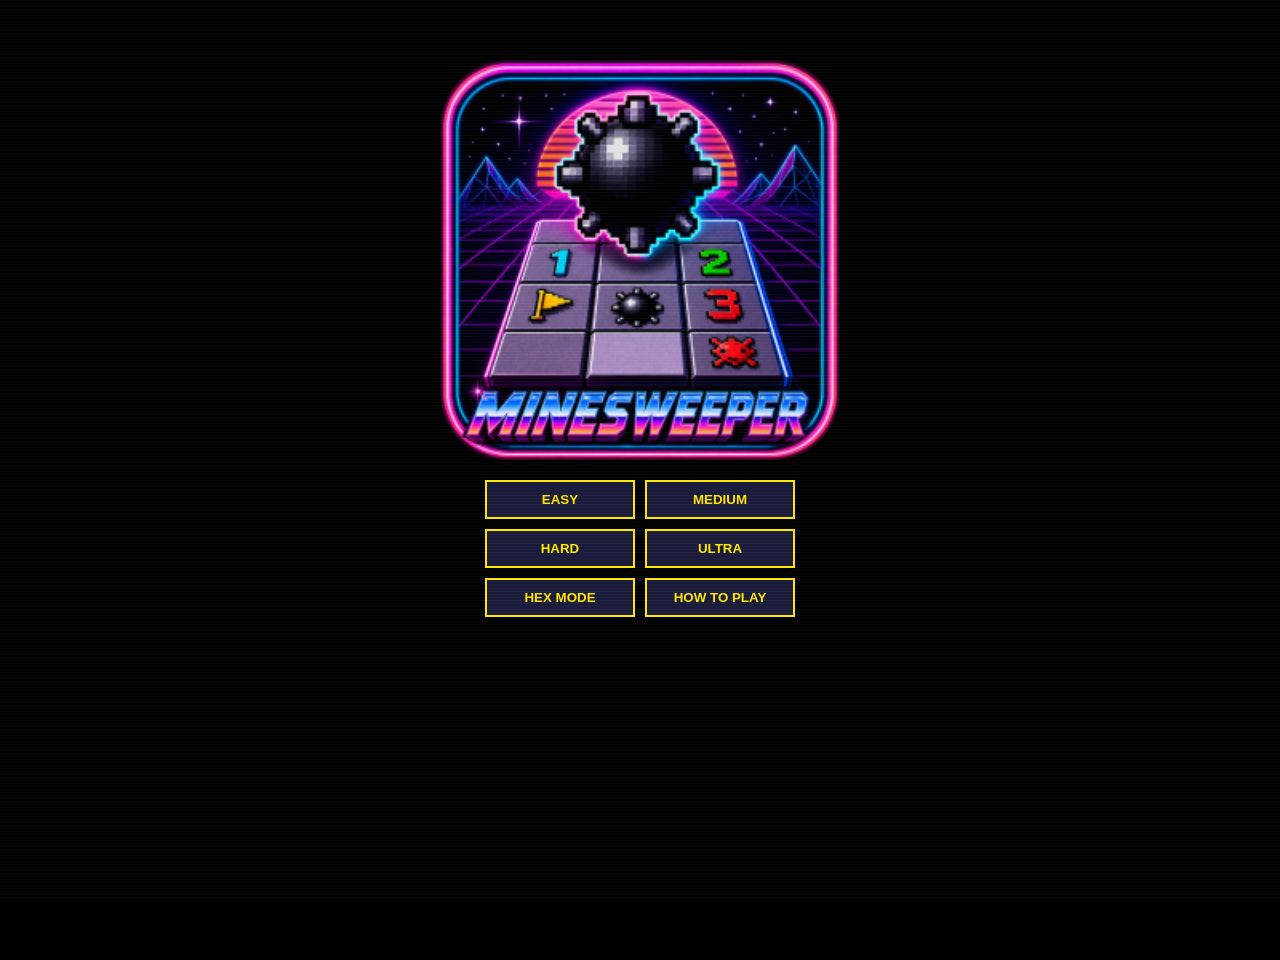
<file: index.html>
<!DOCTYPE html>
<html lang="en">
<head>
  <meta charset="UTF-8">
  <meta name="viewport" content="width=device-width, initial-scale=1.0, viewport-fit=cover">
  <title>Retro Minesweeper 1985</title>
  <link rel="stylesheet" href="styles.css">
  <link rel="manifest" href="manifest.json">
  <meta name="theme-color" content="#000000">
  <link rel="icon" type="image/png" href="icons/icon-192.png">
</head>
<body>

<!-- MENU -->
<div id="menu" class="screen active">
  <img src="titleScreen.png" class="title-img">

  <div class="menu-buttons">
    <button onclick="startGame('easy')">EASY</button>
    <button onclick="startGame('medium')">MEDIUM</button>
    <button onclick="startGame('hard')">HARD</button>
    <button onclick="startGame('ultra')">ULTRA</button>
    <button onclick="switchToHexagonMode()">HEX MODE</button>
    <button onclick="showHowTo()">HOW TO PLAY</button>
  </div>
</div>

<!-- GAME -->
<div id="game" class="screen">
  <div id="status">
    <img src="title.png" alt="Retro Minesweeper" class="status-title">
    <button id="smiley" class="smiley" onclick="restartGame()" aria-label="Restart game">😃</button>
  </div>
  <div id="board"></div>
</div>
<!-- Instructions -->
<div id="helpOverlay" class="overlay hidden">
  <div style="font-size:16px; max-width:400px; color:#ffe600;">
    <h3>HOW TO PLAY</h3>

    <p>
      • Click a tile to reveal it<br>
      • Numbers show nearby mines<br>
      • Long press or rt-click to flag<br>
      • Avoid mines<br>
      • Flag all the mines!
    </p>

    <button onclick="closeHelp()">OK</button>
  </div>
</div>
<!-- GAME OVER OVERLAY -->

<div id="overlay" class="overlay hidden"></div>

<script src="script.js"></script>
</body>
</html>
</file>
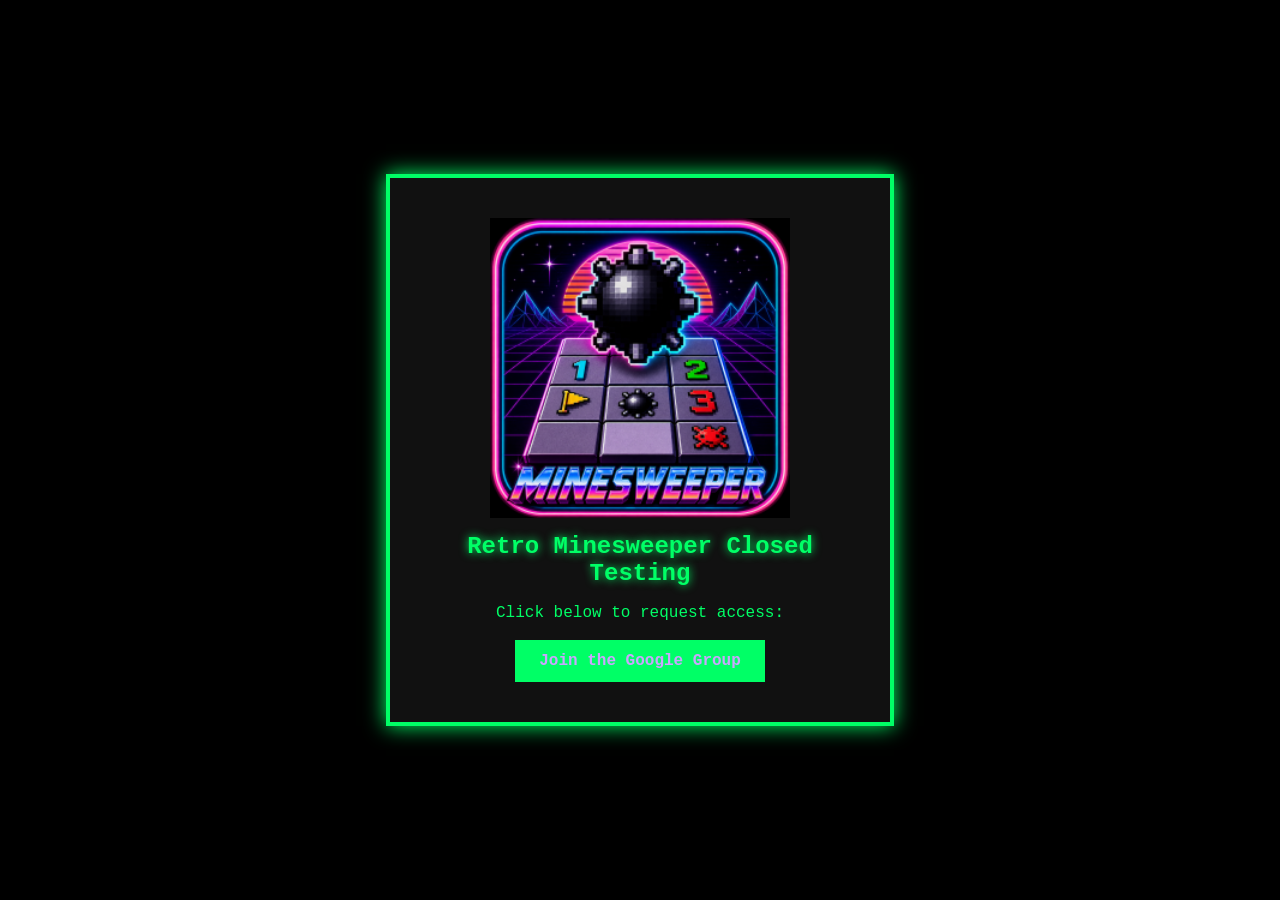
<file: signup/index.html>
<!doctype html>
<html lang="en">

<head>
  <meta charset="UTF-8">
  <meta name="viewport" content="width=device-width, initial-scale=1.0">

  <title>Retro Minesweeper 1985</title>
  <link rel="stylesheet" href="styles.css">
  <link rel="manifest" href="manifest.json">
  <meta name="theme-color" content="#000000">
</head>

<body>

  <div class="container">

    <img src="titleScreen.png" class="title-img" alt="Retro Minesweeper">

    <h1>Retro Minesweeper Closed Testing</h1>

    <p>Click below to request access:</p>

    <a href="https://groups.google.com/g/retro-minesweeper-closed-testing"
       target="_blank">
      Join the Google Group
    </a>

  </div>

</body>
</html>
</file>
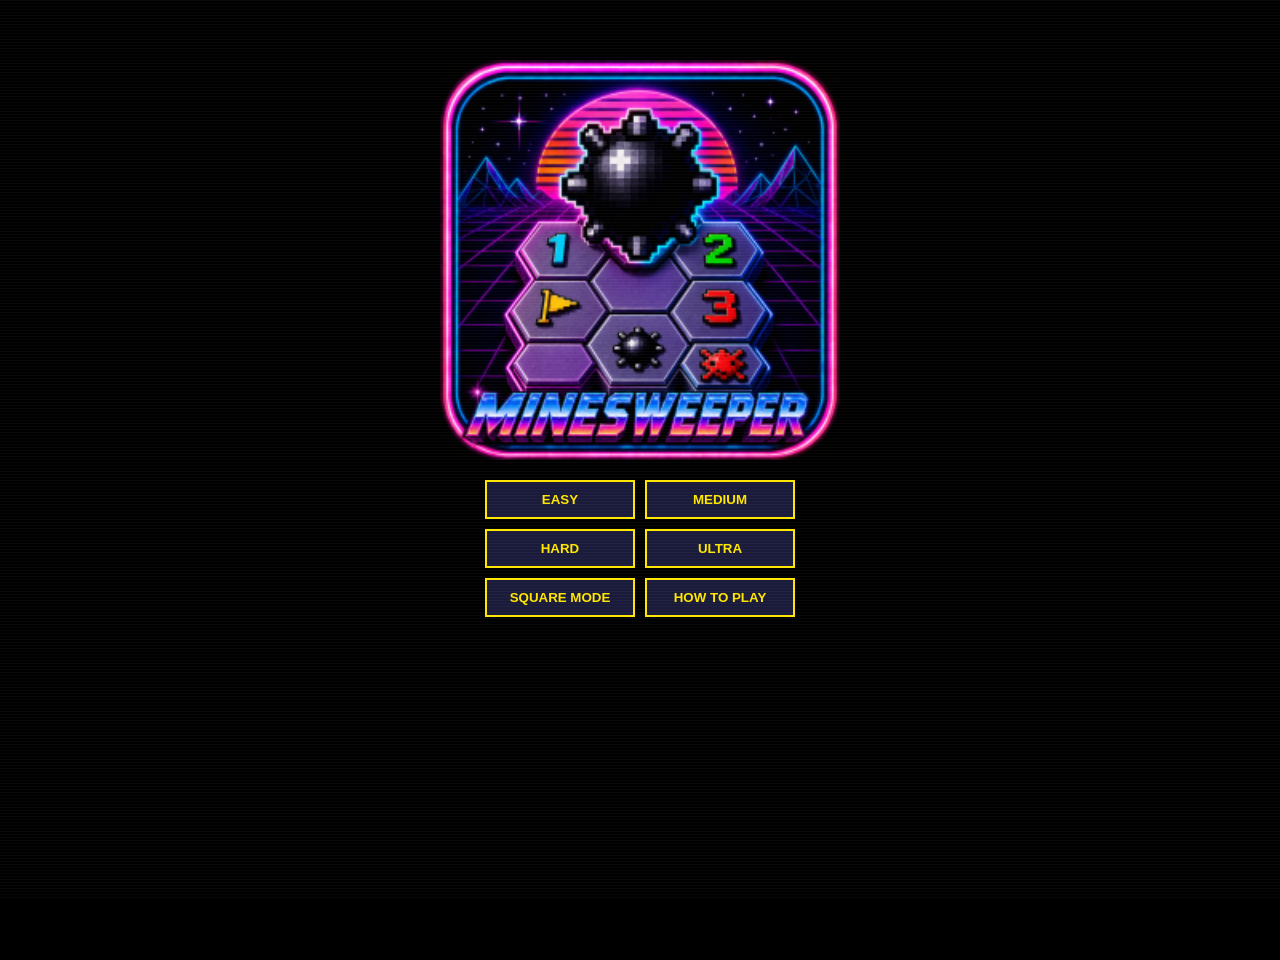
<file: hexagon.html>
<!DOCTYPE html>
<html lang="en">
<head>
  <meta charset="UTF-8">
  <meta name="viewport" content="width=device-width, initial-scale=1.0, viewport-fit=cover">
  <title>Retro Minesweeper - Hexagon Mode</title>
  <link rel="stylesheet" href="hexagon.css">
  <link rel="manifest" href="manifest.json">
  <meta name="theme-color" content="#000000">
  <link rel="icon" type="image/png" href="icons/icon-192.png">
</head>
<body>

<!-- MENU -->
<div id="menu" class="screen active">
  <img src="titleScreenHex.png" class="title-img">

  <div class="menu-buttons">
    <button onclick="startGame('easy')">EASY</button>
    <button onclick="startGame('medium')">MEDIUM</button>
    <button onclick="startGame('hard')">HARD</button>
    <button onclick="startGame('ultra')">ULTRA</button>
    <button onclick="switchToSquareMode()">SQUARE MODE</button>
    <button onclick="showHowTo()">HOW TO PLAY</button>
  </div>
</div>

<!-- GAME -->
<div id="game" class="screen">
  <div id="status">
    <img src="title.png" alt="Retro Minesweeper - Hexagon" class="status-title">
    <button id="smiley" class="smiley" onclick="restartGame()" aria-label="Restart game">😃</button>
  </div>
  <div id="board"></div>
</div>
<!-- Instructions -->
<div id="helpOverlay" class="overlay hidden">
  <div style="font-size:16px; max-width:400px; color:#ffe600;">
    <h3>HOW TO PLAY</h3>

    <p>
      • Click a hexagon to reveal it<br>
      • Numbers show nearby mines<br>
      • Long press or rt-click to flag<br>
      • Avoid mines<br>
      • Flag all the mines!
    </p>

    <button onclick="closeHelp()">OK</button>
  </div>
</div>
<!-- GAME OVER OVERLAY -->
<div id="overlay" class="overlay hidden"></div>

<script src="hexagon.js"></script>
</body>
</html>
</file>
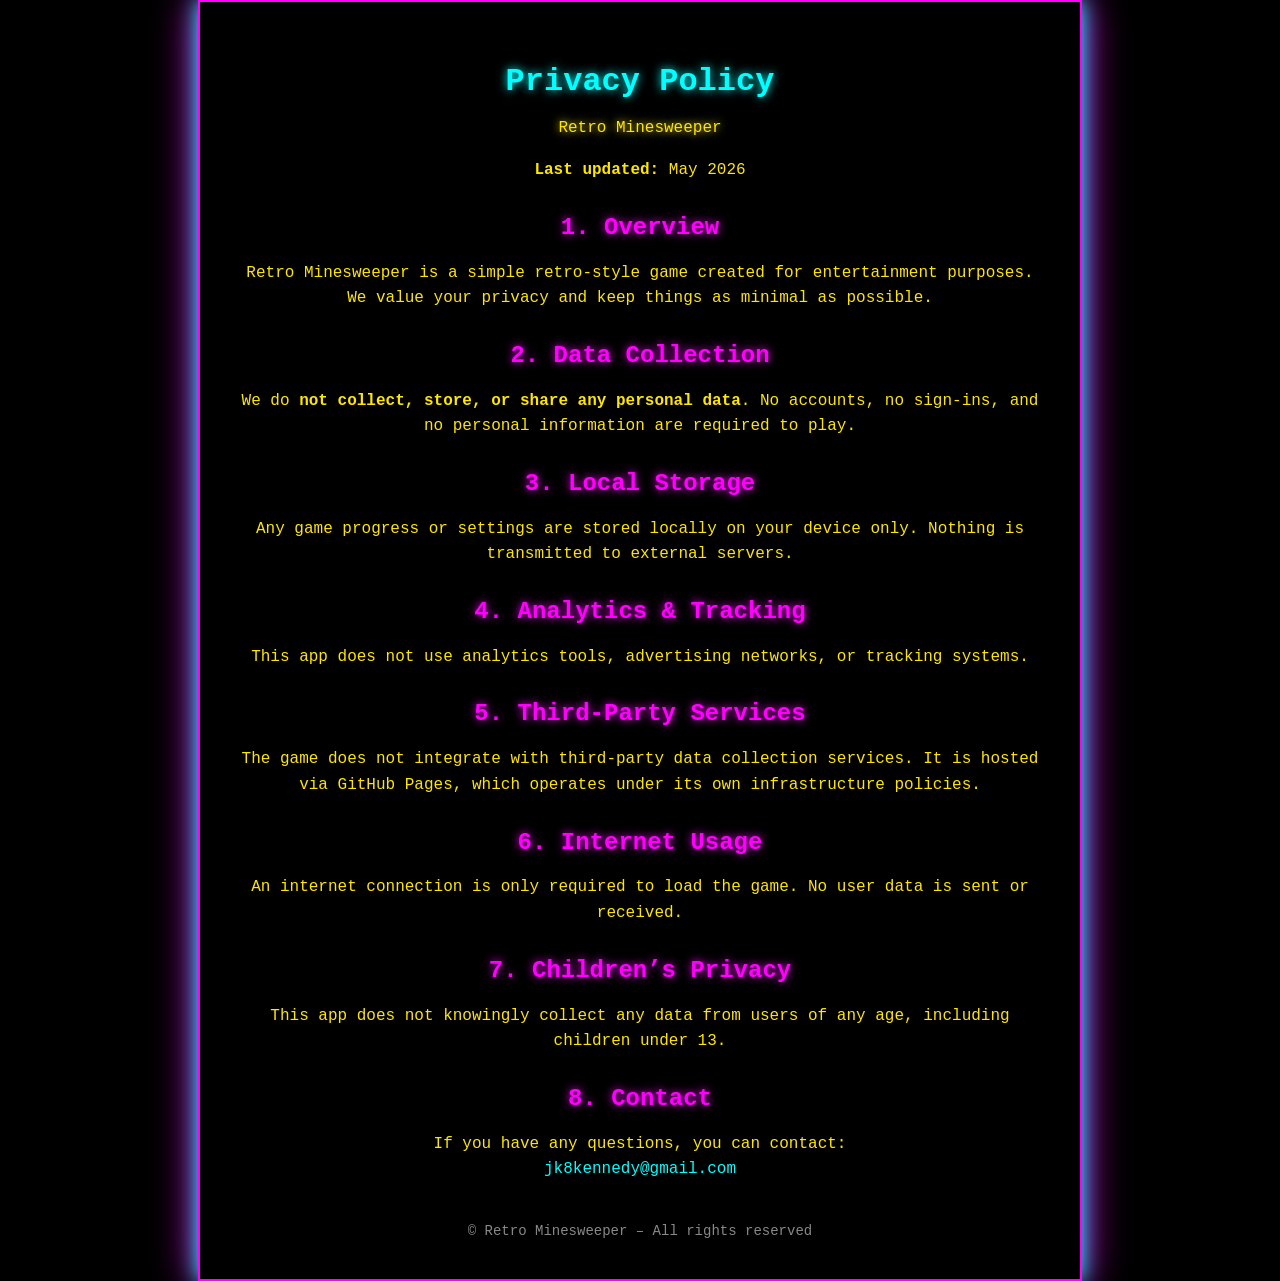
<file: privacy.html>
<!DOCTYPE html>
<html lang="en">
<head>
  <meta charset="UTF-8" />
  <meta name="viewport" content="width=device-width, initial-scale=1.0" />
  <title>Privacy Policy - Retro Minesweeper</title>
  <style>
    body {
      margin: 0;
      padding: 0;
      background: #000;
      color: #ffe600;
      font-family: 'Courier New', monospace;
      display: flex;
      justify-content: center;
      align-items: center;
      min-height: 100vh;
      text-align: center;
    }

    .container {
      max-width: 800px;
      padding: 40px;
      border: 2px solid #ff00ff;
      box-shadow: 0 0 20px #00ffff, 0 0 40px #ff00ff;
      background: rgba(0, 0, 0, 0.85);
    }

    h1 {
      color: #00ffff;
      text-shadow: 0 0 10px #00ffff;
      margin-bottom: 10px;
    }

    h2 {
      color: #ff00ff;
      margin-top: 30px;
      text-shadow: 0 0 8px #ff00ff;
    }

    p {
      line-height: 1.6;
      font-size: 16px;
    }

    .glow {
      color: #ffe600;
      text-shadow: 0 0 8px #ffe600;
    }

    a {
      color: #00ffff;
      text-decoration: none;
    }

    a:hover {
      text-shadow: 0 0 10px #00ffff;
    }

    .footer {
      margin-top: 40px;
      font-size: 14px;
      color: #888;
    }
  </style>
</head>
<body>

  <div class="container">
    <h1>Privacy Policy</h1>
    <p class="glow">Retro Minesweeper</p>
    <p><strong>Last updated:</strong> May 2026</p>

    <h2>1. Overview</h2>
    <p>
      Retro Minesweeper is a simple retro-style game created for entertainment purposes.
      We value your privacy and keep things as minimal as possible.
    </p>

    <h2>2. Data Collection</h2>
    <p>
      We do <strong>not collect, store, or share any personal data</strong>.
      No accounts, no sign-ins, and no personal information are required to play.
    </p>

    <h2>3. Local Storage</h2>
    <p>
      Any game progress or settings are stored locally on your device only.
      Nothing is transmitted to external servers.
    </p>

    <h2>4. Analytics & Tracking</h2>
    <p>
      This app does not use analytics tools, advertising networks, or tracking systems.
    </p>

    <h2>5. Third-Party Services</h2>
    <p>
      The game does not integrate with third-party data collection services.
      It is hosted via GitHub Pages, which operates under its own infrastructure policies.
    </p>

    <h2>6. Internet Usage</h2>
    <p>
      An internet connection is only required to load the game.
      No user data is sent or received.
    </p>

    <h2>7. Children’s Privacy</h2>
    <p>
      This app does not knowingly collect any data from users of any age, including children under 13.
    </p>

    <h2>8. Contact</h2>
    <p>
      If you have any questions, you can contact:
      <br />
      <a href="mailto:jk8kennedy@gmail.com">jk8kennedy@gmail.com</a>
    </p>

    <div class="footer">
      © Retro Minesweeper – All rights reserved
    </div>
  </div>

</body>
</html>
</file>
<file: styles.css>
body {
  margin: 0;
  font-family: Courier, monospace;
  background: #000000;
  color: #ffe600;
  min-height: 100svh;
}

/* SCREEN SYSTEM */
.screen {
  display: none;
  min-height: 100svh;
  width: 100vw;

  flex-direction: column;
  justify-content: center;
  align-items: center;

  text-align: center;
}

.screen.active {
  display: flex;
}
html {
  -webkit-text-size-adjust: 100%;
  text-size-adjust: 100%;
}
#menu {
  justify-content: flex-start;
  padding-top: 60px;
}

/* SPLASH IMAGE */
.title-img {
  width: min(90vw, 400px);
  margin-bottom: 20px;
}

/* MENU BUTTONS */
.menu-buttons {
  display: flex;
  flex-wrap: wrap;
  justify-content: center;
  gap: 10px;
  max-width: 340px;
}

.menu-buttons button {
  width: 150px;
  padding: 10px;
  font-weight: bold;
  background: #1a1a3a;
  color: #ffe600;
  border: 2px solid #ffe600;
  cursor: pointer;
}

.menu-buttons button:hover {
  background: #ffe600;
  color: #0b0b1a;
}

/* GAME UI */
#game {
  justify-content: flex-start;
  padding-top: 24px;
}

#status {
  margin-bottom: 10px;
  font-size: 18px;
  display: flex;
  flex-direction: column;
  align-items: center;
  gap: 12px;
  position: relative;
  z-index: 1001;
}

.status-title {
  width: min(80vw, 280px);
  max-width: 300px;
}

#board {
  display: grid;
  gap: 2px;
  justify-content: center;
  width: min(95vw, 500px);
  max-height: calc(100vh - 180px);
  overflow: auto;
  margin-bottom: 10px;
  overscroll-behavior: contain;
  -webkit-overflow-scrolling: touch;
}

.smiley {
  width: 56px;
  height: 56px;
  border-radius: 16px;
  background: #12122a;
  color: #ffe600;
  font-size: 28px;
  cursor: pointer;
  appearance: none;
  -webkit-appearance: none;
  outline: none;
  border: 2px solid #ffe600;
  background-clip: padding-box;
  display: inline-flex;
  justify-content: center;
  align-items: center;
  box-shadow:
    inset 0 0 0 2px rgba(0,0,0,0.2),
    0 0 0 4px #000,
    6px 0 0 0 #000,
    -6px 0 0 0 #000,
    0 6px 0 0 #000,
    0 -6px 0 0 #000,
    6px 6px 0 0 #000,
    -6px -6px 0 0 #000,
    6px -6px 0 0 #000,
    -6px 6px 0 0 #000;
  transition: transform 0.15s ease, background 0.2s ease;
}

.smiley:focus {
  outline: none;
}

.smiley:focus-visible {
  outline: none;
}

.smiley:hover {
  transform: scale(1.05);
}

.smiley.surprised {
  background: #12122a;
}


.smiley.win {
  background: #39ff14;
}

.smiley.dead {
  background: #ff4c4c;
  color: #ffffff;
}

/* CELLS */
.cell {
  aspect-ratio: 1 / 1;
  width: 100%;
  min-width: 0;
  background: #2a2a4a;
  display: flex;
  justify-content: center;
  align-items: center;
  font-weight: bold;
  user-select: none;
  cursor: pointer;
  text-shadow: 0 0 6px currentColor;
  font-size: clamp(12px, 2.8vw, 16px);
}
.cell.revealed {
  background: #414172;
}

.mine { color: #ff004c; }
.flag { color: #ffe600; }

/* MOBILE */
@media (max-width: 600px) {

  .menu-buttons {
    display: flex;
    flex-wrap: wrap;
    justify-content: center;
    gap: 10px;
  }

  .menu-buttons button {
    width: 150px;
  }
}

/* RESTART BUTTON */
#restart {
  margin-top: 10px;
  padding: 10px 20px;
  background: #39ff14;
  border: none;
  font-weight: bold;
  cursor: pointer;
}

/* OVERLAY */
.overlay {
  position: fixed;
  top: 0;
  left: 0;
  width: 100%;
  height: 100%;
  background: rgba(0,0,0,0.85);
  color: #ff004c;
  display: flex;
  justify-content: center;
  align-items: center;
  font-size: 40px;
  flex-direction: column;
  z-index: 999;
}

.hidden {
  display: none;
}

/* CRT SCANLINES */
body::before {
  content: "";
  position: fixed;
  width: 100%;
  height: 100%;
  background: repeating-linear-gradient(
    to bottom,
    rgba(255,255,255,0.03),
    rgba(255,255,255,0.03) 1px,
    transparent 1px,
    transparent 3px
  );
  pointer-events: none;
}
</file>
<file: signup/styles.css>
body {
  margin: 0;
  background: #000;
  color: #00ff66;
  font-family: 'Courier New', monospace;

  display: flex;
  justify-content: center;
  align-items: center;

  min-height: 100vh;
}

/* MAIN BOX */
.container {
  border: 4px solid #00ff66;
  padding: 40px;
  width: min(420px, 90vw);
  background: #111;
  box-shadow: 0 0 20px #00ff66;
  text-align: center;

  display: flex;
  flex-direction: column;
  align-items: center;
  gap: 15px;
}

/* IMAGE */
.title-img {
  width: 100%;
  max-width: 300px;
  display: block;
}

/* TEXT */
h1 {
  margin: 0;
  font-size: 24px;
  text-shadow: 0 0 10px #00ff66;
}

p {
  margin: 0;
  line-height: 1.4;
}

/* LINK BUTTON STYLE */
a {
  display: inline-block;
  padding: 12px 24px;
  background: #00ff66;
  color: #caa6ff;   /* light purple text */
  text-decoration: none;
  font-weight: bold;
  transition: 0.2s;
}

a:hover {
  background: #66ff99;
  transform: scale(1.05);
}
</file>
<file: hexagon.css>
body {
  margin: 0;
  font-family: Courier, monospace;
  background: #000000;
  color: #ffe600;
  min-height: 100svh;
}

/* SCREEN SYSTEM */
.screen {
  display: none;
  min-height: 100svh;
  width: 100vw;

  flex-direction: column;
  justify-content: center;
  align-items: center;

  text-align: center;
}

.screen.active {
  display: flex;
}
html {
  -webkit-text-size-adjust: 100%;
  text-size-adjust: 100%;
}
/* SPLASH IMAGE */
.title-img {
  width: min(90vw, 400px);
  margin-bottom: 20px;
}
#menu {
  justify-content: flex-start;
  padding-top: 60px;
}
/* MENU BUTTONS */
.menu-buttons {
  display: flex;
  flex-wrap: wrap;
  justify-content: center;
  gap: 10px;
  max-width: 340px;
}

.menu-buttons button {
  width: 150px;
  padding: 10px;
  font-weight: bold;
  background: #1a1a3a;
  color: #ffe600;
  border: 2px solid #ffe600;
  cursor: pointer;
}

.menu-buttons button:hover {
  background: #ffe600;
  color: #0b0b1a;
}

/* GAME UI */
#game {
  justify-content: flex-start;
  padding-top: 24px;
}

#status {
  margin-bottom: 10px;
  font-size: 18px;
  display: flex;
  flex-direction: column;
  align-items: center;
  gap: 12px;
  position: relative;
  z-index: 1001;
}

.status-title {
  width: min(80vw, 280px);
  max-width: 300px;
}

#board {
  display: flex;
  flex-direction: column;
  gap: 2px;

  width: 100%;
  max-width: 600px;
  max-height: calc(100vh - 180px);
  overflow: auto;

  margin: 0 auto 10px;
  padding: 0 10px;
  box-sizing: border-box;

  position: relative;

  --cols: 10;
  --gap: 2px;

  --hex-size: clamp(
    28px,
    calc((100% / (var(--cols) + 0.5))),
    52px
  );
}

.hex-row {
  display: flex;
  justify-content: center;
  gap: 2px;
  width: 100%;
}

.hex-row.odd {
  margin-left: 0;
}

/* HEXAGON CELLS */
.hex {
  width: var(--hex-size);
  aspect-ratio: 40 / 46;
  background: #2a2a4a;
  position: relative;
  margin: 0px;
  cursor: pointer;
  clip-path: polygon(50% 0%, 93.3% 25%, 93.3% 75%, 50% 100%, 6.7% 75%, 6.7% 25%);
  display: flex;
  justify-content: center;
  align-items: center;
  font-weight: bold;
  user-select: none;
  text-shadow: 0 0 6px currentColor;
  font-size: clamp(12px, 2.8vw, 16px);
  transition: background 0.2s ease;
}

.hex.revealed {
  background: #414172;
}

.hex.mine { color: #ff004c; }
.hex.flag { color: #ffe600; }


/* SMILEY */
.smiley {
  width: 56px;
  height: 56px;
  border-radius: 16px;
  background: #12122a;
  color: #ffe600;
  font-size: 28px;
  cursor: pointer;

  appearance: none;
  -webkit-appearance: none;
  outline: none;

  border: 2px solid #ffe600;
  background-clip: padding-box;

  display: inline-flex;
  justify-content: center;
  align-items: center;

  box-shadow:
    inset 0 0 0 2px rgba(0,0,0,0.2),
    0 0 0 4px #000,
    6px 0 0 0 #000,
    -6px 0 0 0 #000,
    0 6px 0 0 #000,
    0 -6px 0 0 #000,
    6px 6px 0 0 #000,
    -6px -6px 0 0 #000,
    6px -6px 0 0 #000,
    -6px 6px 0 0 #000;

  transition: transform 0.15s ease, background 0.2s ease;
}

.smiley:hover {
  transform: scale(1.05);
}

.smiley.surprised {
  background: #12122a;
}

.smiley.win {
  background: #39ff14;
}

.smiley.dead {
  background: #ff4c4c;
  color: #ffffff;
}

.smiley:focus {
  outline: none;
}

.smiley:focus-visible {
  outline: none;
}
/* OVERLAY */
.overlay {
  position: fixed;
  top: 0;
  left: 0;
  width: 100%;
  height: 100%;
  background: rgba(0,0,0,0.85);
  color: #ff004c;
  display: flex;
  justify-content: center;
  align-items: center;
  font-size: 40px;
  flex-direction: column;
  z-index: 999;
}

.hidden {
  display: none;
}

/* CRT SCANLINES */
body::before {
  content: "";
  position: fixed;
  width: 100%;
  height: 100%;
  background: repeating-linear-gradient(
    to bottom,
    rgba(255,255,255,0.03),
    rgba(255,255,255,0.03) 1px,
    transparent 1px,
    transparent 3px
  );
  pointer-events: none;
}
body {
  -webkit-text-size-adjust: 100%;
  touch-action: manipulation;
}
/* MOBILE */
@media (max-width: 600px) {

.menu-buttons {
  display: flex;
  flex-wrap: wrap;
  justify-content: center;
  gap: 10px;
}

.menu-buttons button {
  width: 150px;
}

  .hex {
    width: 32px;
    height: 37px;
    font-size: 12px;
  }

  .hex-row.odd {
    margin-left: 0;
  }
}
</file>
